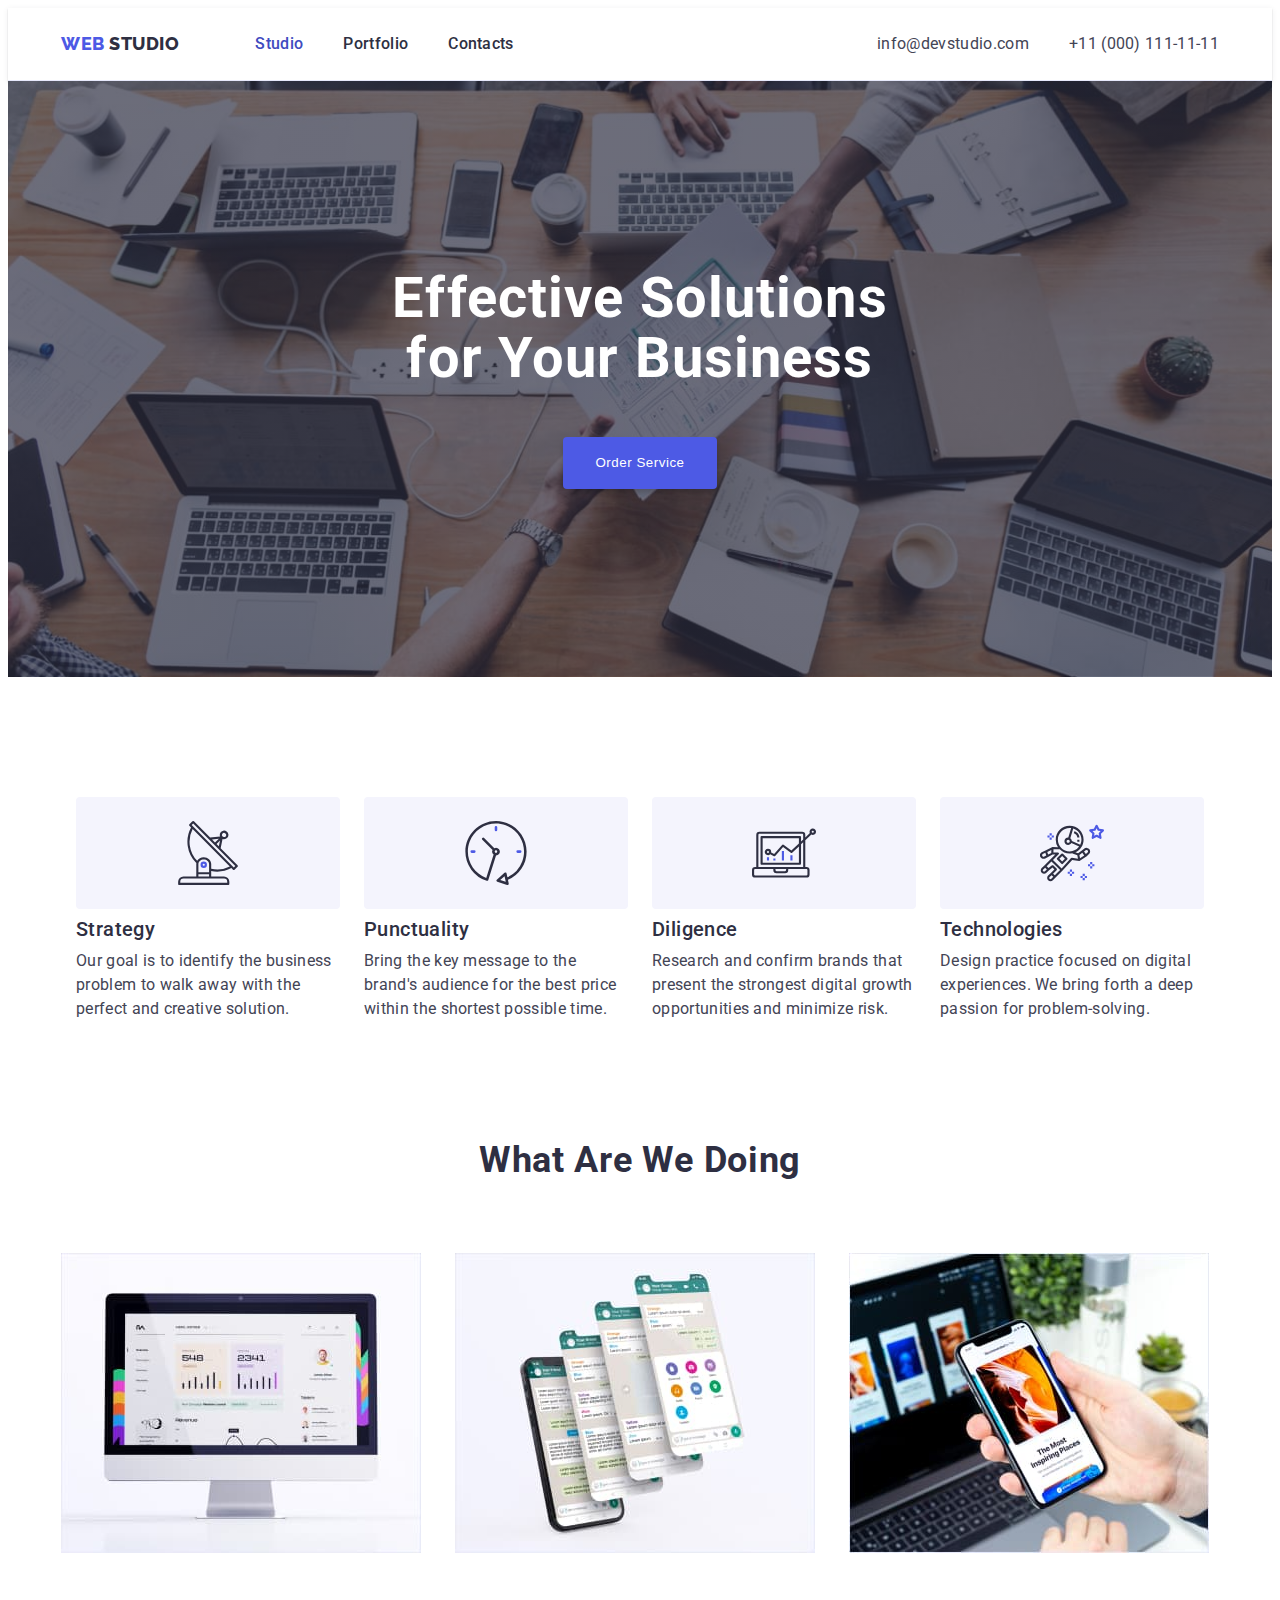
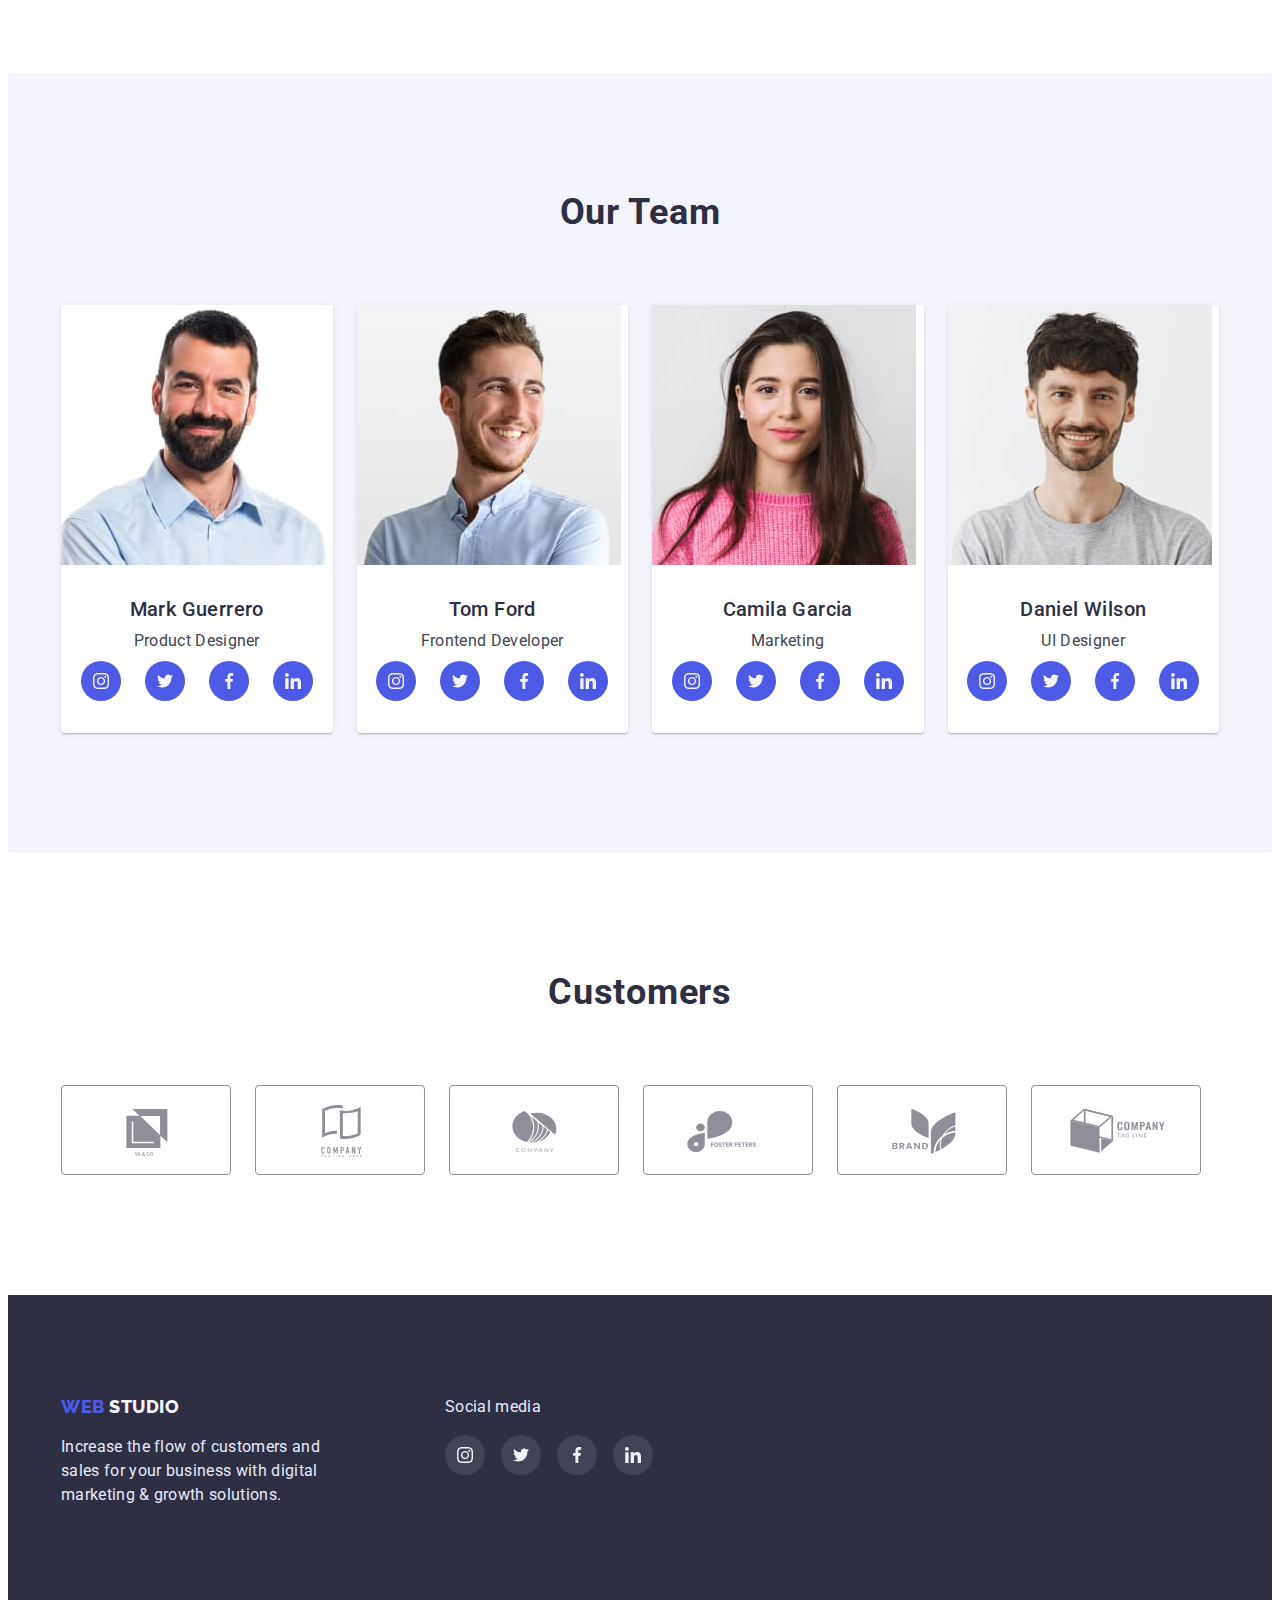
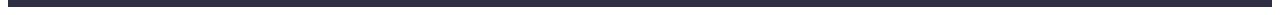
<file: index.html>
<!DOCTYPE html>
<html lang="en">

<head>
  <meta charset="UTF-8" />
  <meta http-equiv="X-UA-Compatible" content="IE=edge" />
  <meta name="viewport" content="width=device-width, initial-scale=1.0" />
  <title>Studio</title>

  <link rel="preconnect" href="https://fonts.googleapis.com" />
  <link rel="preconnect" href="https://fonts.gstatic.com" crossorigin />
  <link href="https://fonts.googleapis.com/css2?family=Raleway:wght@800&family=Roboto:wght@400;500;700;900&display=swap"
    rel="stylesheet" />
  <link rel="stylesheet" href="https://cdnjs.cloudflare.com/ajax/libs/modern-normalize/1.1.0/modern-normalize.min.css"
    integrity="sha512-wpPYUAdjBVSE4KJnH1VR1HeZfpl1ub8YT/NKx4PuQ5NmX2tKuGu6U/JRp5y+Y8XG2tV+wKQpNHVUX03MfMFn9Q=="
    crossorigin="anonymous" referrerpolicy="no-referrer" />
  <link rel="stylesheet" href="./css/styles.css" />
  <!-- ===================FAVICON================= -->
  <link rel="apple-touch-icon" sizes="180x180" href="./images/favicon/apple-touch-icon.png" />
  <link rel="icon" type="image/png" sizes="32x32" href="./images/favicon/favicon-32x32.png" />
  <link rel="icon" type="image/png" sizes="16x16" href="./images/favicon/favicon-16x16.png" />
  <link rel="manifest" href="./images/favicon/site.webmanifest" />
  <link rel="mask-icon" href="./images/favicon/safari-pinned-tab.svg" color="#5bbad5" />
  <meta name="msapplication-TileColor" content="#da532c" />
  <meta name="theme-color" content="#ffffff" />
</head>

<body>
  <header class="main-header">
    <div class="container page-header-container">
      <nav class="site-nav">
        <a class="link logo-top" href="./index.html">
          <span style="color: #4d5ae5;">Web</span>
          studio
        </a>
        <ul class="list menu">
          <li class="menu-item">
            <a class="link menu-link current" href="./index.html">Studio</a>
          </li>
          <li class="menu-item">
            <a class="link menu-link" href="./portfolio.html">Portfolio</a>
          </li>
          <li class="menu-item">
            <a class="link menu-link" href="">Contacts</a>
          </li>
        </ul>
      </nav>
      <address>
        <ul class="list contact-list">
          <li class="contact-item">
            <a class="link contact mailto" href="mailto:info@devstudio.com">
              info@devstudio.com
            </a>
          </li>
          <li class="contact-item">
            <a class="link contact telephone" href="tel:+110001111111">
              +11 (000) 111-11-11
            </a>
          </li>
        </ul>
      </address>
    </div>
  </header>
  <main>
    <section class="hero">
      <div class="container">
        <h1 class="hero-title">
          Effective Solutions for Your Business
        </h1>
        <button class="order-btn" type="button">Order Service</button>
      </div>
    </section>

    <section class="about section">
      <div class="container">
        <h2 class="hidden-header">Hidden header</h2>
        <ul class="list about-list list-display">
          <li>
            <div class="about-icon-box">
              <svg width="64" height="64">
                <use href="./images/icons/sprite.svg#icon-antenna"></use>
              </svg>
            </div>
            <h3 class="section-suptitle sup-icon-box">Strategy</h3>
            <p class="section-text">
              Our goal is to identify the business problem to walk away with
              the perfect and creative solution.
            </p>
          </li>
          <li>
            <div class="about-icon-box">
              <svg width="64" height="64">
                <use href="./images/icons/sprite.svg#icon-clock"></use>
              </svg>
            </div>
            <h3 class="section-suptitle sup-icon-box">Punctuality</h3>
            <p class="section-text">
              Bring the key message to the brand's audience for the best price
              within the shortest possible time.
            </p>
          </li>
          <li>
            <div class="about-icon-box">
              <svg width="64" height="64">
                <use href="./images/icons/sprite.svg#icon-diagram"></use>
              </svg>
            </div>
            <h3 class="section-suptitle sup-icon-box">Diligence</h3>
            <p class="section-text">
              Research and confirm brands that present the strongest digital
              growth opportunities and minimize risk.
            </p>
          </li>
          <li>
            <div class="about-icon-box">
              <svg width="64" height="64">
                <use href="./images/icons/sprite.svg#icon-astronaut"></use>
              </svg>
            </div>
            <h3 class="section-suptitle sup-icon-box">Technologies</h3>
            <p class="section-text">
              Design practice focused on digital experiences. We bring forth a
              deep passion for problem-solving.
            </p>
          </li>
        </ul>
      </div>
    </section>

    <section class="our-work section">
      <div class="container">
        <h2 class="section-title">What are we doing</h2>
        <ul class="list list-display">
          <li class="our-work-item">
            <img src="./images/monitor.jpg" alt="monitor" width="360" height="300" />
          </li>
          <li class="our-work-item">
            <img src="./images/chats.jpg" alt="chat" width="360" height="300" />
          </li>
          <li class="our-work-item">
            <img src="./images/phone.jpg" alt="phone" width="360" height="300" />
          </li>
        </ul>
      </div>
    </section>
    <section class="team-sec section">
      <div class="container">
        <h2 class="section-title">Our Team</h2>
        <ul class="list list-display">
          <li class="team-card">
            <img class="team-photo" src="./images/team/mark.jpg" alt="mark" width="264" height="260" />
            <div class="team-description">
              <h3 class="team-name">Mark Guerrero</h3>
              <p class="team-position">Product Designer</p>
              <ul class="social-list list">
                <li class="social-item"><a href="#" class="social-list-link">
                    <svg width="16" height="16">
                      <use href="./images/icons/sprite.svg#icon-instagram"></use>
                    </svg> </a> </li>
                <li class="social-item"><a href="#" class="social-list-link">
                    <svg width="16" height="16">
                      <use href="./images/icons/sprite.svg#icon-twitter"></use>
                    </svg> </a> </li>
                <li class="social-item"><a href="#" class="social-list-link">
                    <svg width="16" height="16">
                      <use href="./images/icons/sprite.svg#icon-facebook"></use>
                    </svg> </a> </li>
                <li class="social-item"><a href="#" class="social-list-link">
                    <svg width="16" height="16">
                      <use href="./images/icons/sprite.svg#icon-linkedin"></use>
                    </svg> </a> </li>
              </ul>
            </div>
          </li>
          <li class="team-card">
            <img class="team-photo" src="./images/team/tom.jpg" alt="tom" width="264" height="260" />
            <div class="team-description">
              <h3 class="team-name">Tom Ford</h3>
              <p class="team-position">Frontend Developer</p>
              <ul class="social-list list">
                <li class="social-item"><a href="#" class="social-list-link">
                    <svg width="16" height="16">
                      <use href="./images/icons/sprite.svg#icon-instagram"></use>
                    </svg> </a> </li>
                <li class="social-item"><a href="#" class="social-list-link">
                    <svg width="16" height="16">
                      <use href="./images/icons/sprite.svg#icon-twitter"></use>
                    </svg> </a> </li>
                <li class="social-item"><a href="#" class="social-list-link">
                    <svg width="16" height="16">
                      <use href="./images/icons/sprite.svg#icon-facebook"></use>
                    </svg> </a> </li>
                <li class="social-item"><a href="#" class="social-list-link">
                    <svg width="16" height="16">
                      <use href="./images/icons/sprite.svg#icon-linkedin"></use>
                    </svg> </a> </li>
              </ul>
            </div>
          </li>
          <li class="team-card">
            <img class="team-photo" src="./images/team/camila.jpg" alt="camila" width="264" height="260" />
            <div class="team-description">
              <h3 class="team-name">Camila Garcia</h3>
              <p class="team-position">Marketing</p>
              <ul class="social-list list">
                <li class="social-item"><a href="#" class="social-list-link">
                    <svg width="16" height="16">
                      <use href="./images/icons/sprite.svg#icon-instagram"></use>
                    </svg> </a> </li>
                <li class="social-item"><a href="#" class="social-list-link">
                    <svg width="16" height="16">
                      <use href="./images/icons/sprite.svg#icon-twitter"></use>
                    </svg> </a> </li>
                <li class="social-item"><a href="#" class="social-list-link">
                    <svg width="16" height="16">
                      <use href="./images/icons/sprite.svg#icon-facebook"></use>
                    </svg> </a> </li>
                <li class="social-item"><a href="#" class="social-list-link">
                    <svg width="16" height="16">
                      <use href="./images/icons/sprite.svg#icon-linkedin"></use>
                    </svg> </a> </li>
              </ul>
            </div>
          </li>
          <li class="team-card">
            <img class="team-photo" src="./images/team/deniel.jpg" alt="daniel" width="264" height="260" />
            <div class="team-description">
              <h3 class="team-name">Daniel Wilson</h3>
              <p class="team-position">UI Designer</p>
              <ul class="social-list list">
                <li class="social-item"><a href="#" class="social-list-link">
                    <svg width="16" height="16">
                      <use href="./images/icons/sprite.svg#icon-instagram"></use>
                    </svg> </a> </li>
                <li class="social-item"><a href="#" class="social-list-link">
                    <svg width="16" height="16">
                      <use href="./images/icons/sprite.svg#icon-twitter"></use>
                    </svg> </a> </li>
                <li class="social-item"><a href="#" class="social-list-link">
                    <svg width="16" height="16">
                      <use href="./images/icons/sprite.svg#icon-facebook"></use>
                    </svg> </a> </li>
                <li class="social-item"><a href="#" class="social-list-link">
                    <svg width="16" height="16">
                      <use href="./images/icons/sprite.svg#icon-linkedin"></use>
                    </svg> </a> </li>
              </ul>
            </div>
          </li>
        </ul>
      </div>
    </section>
    <section class=" section customers-sec">
      <div class="container">
        <h2 class="section-title">Customers</h2>
        <ul class="customers-list list">
          <li class="customers-item "><a href="#" class="customers-link link">
              <svg width="104" height="56">
                <use href="./images/icons/sprite.svg#icon-logo-1">

                </use>
              </svg>
            </a></li>
          <li class="customers-item"><a href="#" class="customers-link link">
              <svg width="104" height="56">
                <use href="./images/icons/sprite.svg#icon-logo-2">

                </use>
              </svg>
            </a></li>
          <li class="customers-item"><a href="#" class="customers-link link">
              <svg width="104" height="56">
                <use href="./images/icons/sprite.svg#icon-logo-3">

                </use>
              </svg>
            </a></li>
          <li class="customers-item"><a href="#" class="customers-link link">
              <svg width="104" height="56">
                <use href="./images/icons/sprite.svg#icon-logo-4">

                </use>
              </svg>
            </a></li>
          <li class="customers-item"><a href="#" class="customers-link link">
              <svg width="104" height="56">
                <use href="./images/icons/sprite.svg#icon-logo-5">

                </use>
              </svg>
            </a></li>
          <li class="customers-item"><a href="#" class="customers-link link">
              <svg width="104" height="56">
                <use href="./images/icons/sprite.svg#icon-logo-6">

                </use>
              </svg>
            </a></li>
        </ul>
      </div>
    </section>
  </main>

  <footer class="footer">
    <div class="container">
      <div class="footer-container">
        <a class="link logo-bottom" href="./index.html">
          <span style="color: #4d5ae5;">Web</span>
          studio
        </a>
        <p class="footer-about">
          Increase the flow of customers and sales for your business with
          digital marketing & growth solutions.
        </p>
      </div>
      <div class="social-media social-media-container">
        <p class="footer-about">Social media</p>
        <ul class="social-list list social-list-footer">
          <li class="social-item"><a href="#" class="social-list-link dark-theme">
              <svg width="16" height="16">
                <use href="./images/icons/sprite.svg#icon-instagram"></use>
              </svg> </a> </li>
          <li class="social-item"><a href="#" class="social-list-link dark-theme">
              <svg width="16" height="16">
                <use href="./images/icons/sprite.svg#icon-twitter"></use>
              </svg> </a> </li>
          <li class="social-item"><a href="#" class="social-list-link dark-theme">
              <svg width="16" height="16">
                <use href="./images/icons/sprite.svg#icon-facebook"></use>
              </svg> </a> </li>
          <li class="social-item"><a href="#" class="social-list-link dark-theme">
              <svg width="16" height="16">
                <use href="./images/icons/sprite.svg#icon-linkedin"></use>
              </svg> </a> </li>
        </ul>
      </div>
    </div>
  </footer>
</body>

</html>
</file>
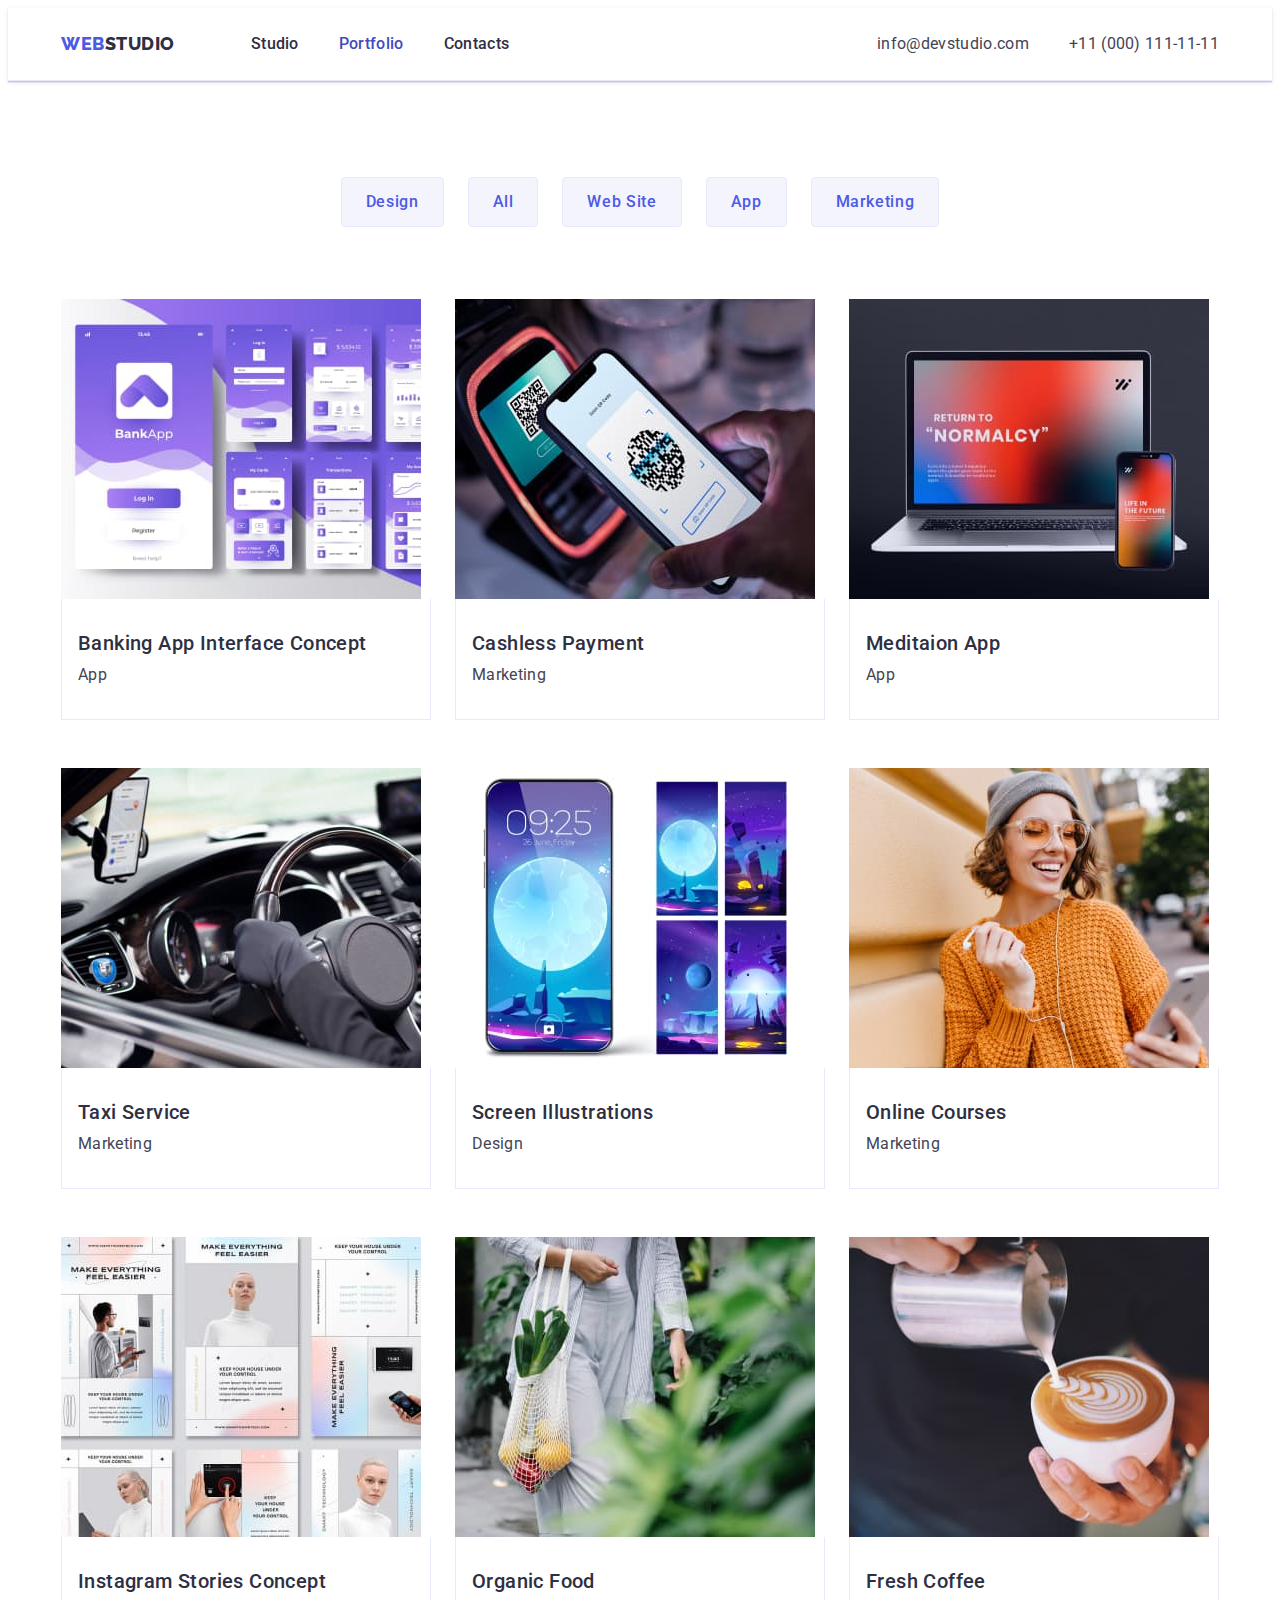
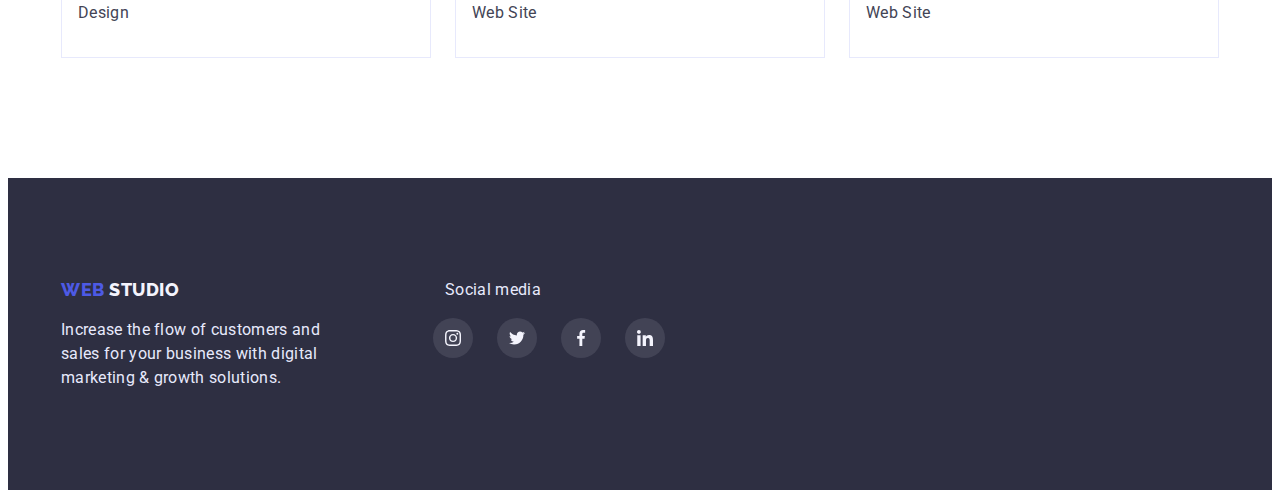
<file: portfolio.html>
<!DOCTYPE html>
<html lang="en">

<head>
    <meta charset="UTF-8">
    <meta http-equiv="X-UA-Compatible" content="IE=edge">
    <meta name="viewport" content="width=device-width, initial-scale=1.0">
    <title>Portfolio</title>

    <link rel="preconnect" href="https://fonts.googleapis.com">
    <link rel="preconnect" href="https://fonts.gstatic.com" crossorigin>
    <link
        href="https://fonts.googleapis.com/css2?family=Raleway:wght@800&family=Roboto:wght@400;500;700;900&display=swap"
        rel="stylesheet">
    <link rel="stylesheet" href="https://cdnjs.cloudflare.com/ajax/libs/modern-normalize/1.1.0/modern-normalize.min.css"
        integrity="sha512-wpPYUAdjBVSE4KJnH1VR1HeZfpl1ub8YT/NKx4PuQ5NmX2tKuGu6U/JRp5y+Y8XG2tV+wKQpNHVUX03MfMFn9Q=="
        crossorigin="anonymous" referrerpolicy="no-referrer" />
    <link rel="stylesheet" href="./css/styles.css">
</head>

<body>
    <header class="main-header">
        <div class="container page-header-container">
            <nav class="site-nav">
                <a class="link logo-top" href="./index.html"><span style="color: #4D5AE5;">Web</span>studio</a>
                <ul class="list menu">
                    <li class="menu-item"><a class="link menu-link" href="./index.html">Studio</a></li>
                    <li class="menu-item"><a class="link menu-link  current" href="./portfolio.html">Portfolio</a></li>
                    <li class="menu-item"><a class="link menu-link" href="">Contacts</a></li>
                </ul>
            </nav>
            <address>
                <ul class="list contact-list">
                    <li class="contact-item"><a class="link contact mailto"
                            href="mailto:info@devstudio.com">info@devstudio.com</a></li>
                    <li class="contact-item"><a class="link contact telephone" href="tel:+110001111111">+11 (000)
                            111-11-11</a>
                    </li>
                </ul>
            </address>
        </div>

    </header>
    <main>
        <section class="filter">
            <div class="container">
                <h1 class="hidden-header">Hidden header</h1>
                <ul class="list list-display filtered-buttons">
                    <li><button class="filter-btn" type="button">Design</button></li>
                    <li><button class="filter-btn" type="button">All</button></li>
                    <li><button class="filter-btn" type="button">Web Site</button></li>
                    <li><button class="filter-btn" type="button">App</button></li>
                    <li><button class="filter-btn" type="button">Marketing</button></li>
                </ul>
                <!-- </div>
            <div class="container"> -->
                <ul class="list  filtered-apps">
                    <li class="app-card">
                        <a href="./index.html" class="link app-hover"><img src="./images/apps/banking-app.jpg"
                                alt="banking app" width="360" height="300">
                            <div class="app-description">
                                <h2 class="section-suptitle">Banking App Interface Concept</h2>
                                <p class="section-text">App</p>
                            </div>
                        </a>

                    </li>
                    <li class="app-card">
                        <a href="./index.html" class="link app-hover"><img src="./images/apps/cashless-payment.jpg"
                                alt="cashless payment" width="360" height="300">
                            <div class="app-description">
                                <h2 class="section-suptitle">Cashless Payment</h2>
                                <p class="section-text">Marketing</p>
                            </div>
                        </a>

                    </li>
                    <li class="app-card">
                        <a href="./index.html" class="link app-hover"><img src="./images/apps/meditation-app.jpg"
                                alt="meditaion app" width="360" height="300">
                            <div class="app-description">
                                <h2 class="section-suptitle">Meditaion App</h2>
                                <p class="section-text">App</p>
                            </div>
                        </a>


                    </li>
                    <li class="app-card">
                        <a href="./index.html" class="link app-hover"><img src="./images/apps/taxi-service.jpg"
                                alt="taxi service" width="360" height="300">
                            <div class="app-description">
                                <h2 class="section-suptitle">Taxi Service</h2>
                                <p class="section-text">Marketing</p>
                            </div>
                        </a>

                    </li>
                    <li class="app-card">
                        <a href="./index.html" class="link app-hover"><img src="./images/apps/screen-illustration.jpg"
                                alt="screen illustration" width="360" height="300">
                            <div class="app-description">
                                <h2 class="section-suptitle">Screen Illustrations</h2>
                                <p class="section-text">Design</p>
                            </div>
                        </a>

                    </li>
                    <li class="app-card">
                        <a href="./index.html" class="link app-hover"><img src="./images/apps/online-courses.jpg"
                                alt="woman" width="360" height="300">
                            <div class="app-description">
                                <h2 class="section-suptitle">Online Courses</h2>
                                <p class="section-text">Marketing</p>
                            </div>
                        </a>

                    </li>
                    <li class="app-card">
                        <a href="./index.html" class="link app-hover"><img src="./images/apps/instagram-stories.jpg"
                                alt="app pages" width="360" height="300">
                            <div class="app-description">
                                <h2 class="section-suptitle">Instagram Stories Concept</h2>
                                <p class="section-text">Design</p>
                            </div>
                        </a>

                    </li>
                    <li class="app-card">
                        <a href="./index.html" class="link app-hover"><img src="./images/apps/organic-food.jpg"
                                alt="vegetable in bag" width="360" height="300">
                            <div class="app-description">
                                <h2 class="section-suptitle">Organic Food</h2>
                                <p class="section-text">Web Site</p>
                            </div>
                        </a>

                    </li>
                    <li class="app-card">
                        <a href="./index.html" class="link app-hover">
                            <img src="./images/apps/fresh-coffee.jpg" alt="a cup of coffee">
                            <div class="app-description">
                                <h2 class="section-suptitle">Fresh Coffee</h2>
                                <p class="section-text">Web Site</p>
                            </div>
                        </a>

                    </li>
                </ul>
            </div>
        </section>

    </main>
    <footer class="footer">
        <div class="container">
            <div class="footer-container">
                <a class="link logo-bottom" href="./index.html">
                    <span style="color: #4d5ae5;">Web</span>
                    studio
                </a>
                <p class="footer-about">
                    Increase the flow of customers and sales for your business with
                    digital marketing & growth solutions.
                </p>
            </div>
            <div class="social-media social-media-container">
                <p class="footer-about">Social media</p>
                <ul class="social-list list">
                    <li class="social-item"><a href="#" class="social-list-link dark-theme">
                            <svg width="16" height="16">
                                <use href="./images/icons/sprite.svg#icon-instagram"></use>
                            </svg> </a> </li>
                    <li class="social-item"><a href="#" class="social-list-link dark-theme">
                            <svg width="16" height="16">
                                <use href="./images/icons/sprite.svg#icon-twitter"></use>
                            </svg> </a> </li>
                    <li class="social-item"><a href="#" class="social-list-link dark-theme">
                            <svg width="16" height="16">
                                <use href="./images/icons/sprite.svg#icon-facebook"></use>
                            </svg> </a> </li>
                    <li class="social-item"><a href="#" class="social-list-link dark-theme">
                            <svg width="16" height="16">
                                <use href="./images/icons/sprite.svg#icon-linkedin"></use>
                            </svg> </a> </li>
                </ul>
            </div>
        </div>
    </footer>
</body>

</html>
</file>
<file: css/styles.css>
:root {
  --grey-icon-color: #424355;
  --iris-color: #4d5ae5;
  --ocean-color: #404bbf;
  --navy-blue-color: #2e2f42;
  --slate-color: #434455;
  --light-slate-color: #8e8f99;
  --cornflower-color: #e7e9fc;
  --cloud-color: #f4f4fd;
  --green-color: #31d0aa;
  --white-color: #ffffff;
  --grey-color: #2e2f42;
  --navy-blue-modal-color: #2e2f42;
  --diary-color: #fcfcfc;
  --primary-font: "Roboto", sans-serif;
  --secondary-font: "Raleway", sans-serif;
}

body {
  font-family: var(--primary-font);
  color: var(--slate-color);
  background-color: var(--white-color);
  font-size: 16px;
}

.list {
  list-style: none;
  padding: 0;
  margin: 0;
}

.link {
  text-decoration: none;
}
img {
  display: block;
}

h1,
h2,
h3,
h4,
p {
  margin-top: 0;
  margin-bottom: 0;
}

ul,
ol {
  margin-top: 0;
  margin-bottom: 0;
  padding-left: 0;
}

button {
  cursor: pointer;
  border: 0;
}

.container {
  width: 1158px;
  margin-left: auto;
  margin-right: auto;
  padding-left: 15px;
  padding-right: 15px;
}
.section {
  padding-top: 120px;
  padding-bottom: 120px;
}
/* ==================HEADER================= */
.page-header-container {
  display: flex;
  justify-content: space-between;
}

.site-nav {
  display: flex;
}

.menu {
  display: flex;
}
.menu-item:not(:last-child) {
  margin-right: 40px;
}

.contact-list {
  display: flex;
}

.main-header {
  background-color: var(--white-color);
  border-bottom: 1px solid var(--cornflower-color);
  box-shadow: 0px 2px 1px rgba(46, 47, 66, 0.08),
    0px 1px 1px rgba(46, 47, 66, 0.16), 0px 1px 6px rgba(46, 47, 66, 0.08);
}

.contact-list .contact-item + .contact-item {
  margin-left: 40px;
}

/* =================!NAVIGATION!====================== */

.logo-top {
  display: block;
  margin-right: 76px;
  padding-top: 24px;
  padding-bottom: 24px;

  font-family: var(--secondary-font);
  font-style: normal;
  font-weight: 800;
  font-size: 18px;
  line-height: 1.33;
  letter-spacing: 0.03em;
  text-transform: uppercase;
  color: var(--navy-blue-color);
}

.menu-link {
  display: block;
  padding-top: 24px;
  padding-bottom: 24px;

  font-weight: 500;
  line-height: 1.5;
  letter-spacing: 0.02em;
  color: var(--navy-blue-color);
}

.menu-link:hover,
.menu-link:focus {
  color: var(--ocean-color);
}

.menu-link.current {
  color: var(--ocean-color);
}

/* =================CONTACTS=============== */
.contact {
  display: block;
  padding-top: 24px;
  padding-bottom: 24px;

  line-height: 1.5;
  letter-spacing: 0.02em;
  font-style: normal;
  color: var(--slate-color);
}

.contact:hover,
.contact:focus {
  color: var(--ocean-color);
}

/* =================/!NAVIGATION!====================== */

/* =================HERO================ */
.hero {
  padding-bottom: 188px;
  padding-top: 188px;
  text-align: center;
  max-width: 1440px;
  margin-left: auto;
  margin-right: auto;
  background-color: var(--navy-blue-color);
  background-image: linear-gradient(
      rgba(46, 47, 66, 0.7),
      rgba(46, 47, 66, 0.7)
    ),
    url(../images/background/people-office.jpg);
  background-repeat: no-repeat;
  background-position: center;
  background-size: cover;

  /* text-align: center; */
}

.hero-title {
  margin: 0 auto;
  margin-bottom: 48px;

  width: 496px;
  font-size: 56px;
  line-height: 1.07;
  text-align: center;
  letter-spacing: 0.02em;
  color: var(--white-color);
}
.order-btn {
  padding: 16px 32px;

  font-weight: 500;
  /* font-size: 16px; */
  line-height: 1.5;
  letter-spacing: 0.04em;
  background-color: var(--iris-color);
  color: var(--white-color);
  box-shadow: 0px 4px 4px rgba(0, 0, 0, 0.15);
  border-radius: 4px;
}

.order-btn:hover,
.order-btn:focus {
  background-color: var(--ocean-color);
  color: var(--white-color);
  box-shadow: 0px 4px 4px rgba(0, 0, 0, 0.15);
  border-radius: 4px;
}

/* =================/HERO================ */

/* =================ABOUT================ */

.hidden-header {
  position: absolute;
  width: 1px;
  height: 1px;
  margin: -1px;
  border: 0;
  padding: 0;
  white-space: nowrap;
  clip-path: inset(100%);
  clip: rect(0 0 0 0);
  overflow: hidden;
}
.section-title {
  margin-top: 0;
  margin-bottom: 72px;

  font-size: 36px;
  line-height: 1.11;
  text-align: center;
  letter-spacing: 0.02em;
  text-transform: capitalize;
  color: var(--navy-blue-color);
}

.section-suptitle {
  margin-top: 0;
  margin-bottom: 8px;

  font-weight: 500;
  font-size: 20px;
  line-height: 1.2;
  letter-spacing: 0.02em;
  color: var(--navy-blue-color);
}

.section-text {
  line-height: 1.5;
  letter-spacing: 0.02em;
}

.list-display {
  display: flex;
  flex-direction: row;
  flex-wrap: wrap;
  justify-content: center;
}

.list-display > li:not(:last-child) {
  margin-right: 24px;
}

.list-display > li > .section-text {
  width: 264px;
}

.about-icon-box {
  fill: var(--cloud-color);
  display: flex;
  align-items: center;
  justify-content: center;
  width: 264px;
  height: 112px;
  border-radius: 4px;
  background-color: var(--cloud-color);
}

.sup-icon-box {
  padding-top: 8px;
}
/* ======OUR WORK========== */
.our-work {
  padding-top: 0;
}

.our-work-item {
  flex-basis: calc((100% - 48px) / 3);
}
/* =================/ABOUT================ */

/* =================TEAM================ */
.team-sec {
  background-color: var(--cloud-color);
}

.team-card {
  background-color: var(--white-color);
  box-shadow: 0px 1px 6px rgba(46, 47, 66, 0.08),
    0px 1px 1px rgba(46, 47, 66, 0.16), 0px 2px 1px rgba(46, 47, 66, 0.08);
  border-radius: 0px 0px 4px 4px;
  flex-basis: calc((100% - 72px) / 4);
}

.team-description {
  padding: 32px 16px;
}
.team-name {
  margin-bottom: 8px;

  font-weight: 500;
  font-size: 20px;
  line-height: 1.2;
  text-align: center;
  letter-spacing: 0.02em;
  color: var(--navy-blue-color);
}

.team-position {
  margin-bottom: 8px;
  line-height: 1.5;
  text-align: center;
  letter-spacing: 0.02em;
}
.social-list {
  display: flex;
  justify-content: center;
  gap: 24px;
}
.social-list-link {
  fill: var(--cloud-color);
  display: flex;
  align-items: center;
  justify-content: center;
  width: 40px;
  height: 40px;
  border-radius: 50%;
  background-color: var(--iris-color);
}

.social-list-link:hover,
.social-list-link:focus {
  background-color: var(--ocean-color);
}

/* =================/TEAM================ */

/* =================FILTER================ */
.filter {
  padding-top: 96px;
  padding-bottom: 120px;
}

.filtered-buttons {
  padding-bottom: 72px;
}

.filter-btn {
  display: flex;
  align-items: center;
  text-align: center;

  font-family: var(--primary-font);
  font-weight: 500;
  font-size: 16px;
  line-height: 1.5;
  letter-spacing: 0.04em;
  color: var(--iris-color);
  background-color: var(--cloud-color);
  border: 1px solid var(--cornflower-color);
  border-radius: 4px;
  padding: 12px 24px;
}
.filter-btn:hover,
.filter-btn:focus {
  background-color: var(--ocean-color);
  color: var(--white-color);
  box-shadow: 0px 3px 1px rgba(0, 0, 0, 0.1), 0px 2px 1px rgba(0, 0, 0, 0.08),
    0px 2px 2px rgba(0, 0, 0, 0.12);
  border-radius: 4px;
  border: 1px solid transparent;
}
.app-card {
  flex-basis: calc((100% - 48px) / 3);
}
.app-hover {
  display: block;
  outline: transparent;
}

.app-hover:hover,
.app-hover:focus {
  box-shadow: 0px 1px 6px rgba(46, 47, 66, 0.08),
    0px 1px 1px rgba(46, 47, 66, 0.16), 0px 2px 1px rgba(46, 47, 66, 0.08);
}

.filtered-apps {
  display: flex;
  flex-wrap: wrap;
  gap: 48px 24px;
}

.app-description {
  padding-left: 16px;
  padding-right: 16px;
  padding-top: 32px;
  padding-bottom: 32px;
  border: 1px solid var(--cornflower-color);
  border-top: none;
  color: var(--slate-color);
}

/* =================/FILTER================ */
/* ==========================Customers======================= */
.customers-list {
  display: flex;
  gap: 24px;
}

.customers-link {
  fill: var(--light-slate-color);
  display: flex;
  align-items: center;
  justify-content: center;
  width: 168px;
  height: 88px;
  border: 1px solid var(--light-slate-color);
  border-radius: 4px;
  outline: transparent;
}

.customers-link:hover,
.customers-link:focus {
  fill: var(--ocean-color);
  border: 1px solid var(--ocean-color);
}
/* ==========================/Customers======================= */
/* =================FOOTER================ */
.footer {
  background-color: var(--navy-blue-color);
}

.footer-container {
  width: 264px;
  padding-top: 100px;
  padding-bottom: 100px;
}

.footer > .container {
  display: flex;
}

.footer-about {
  padding-top: 16px;

  line-height: 1.5;
  letter-spacing: 0.02em;
  color: var(--cornflower-color);
}

.logo-bottom {
  font-family: var(--secondary-font);
  font-weight: 800;
  font-size: 18px;
  line-height: 1.33;
  letter-spacing: 0.03em;
  text-transform: uppercase;
  color: var(--cloud-color);
}

.dark-theme {
  fill: var(--cloud-color);
  background-color: var(--grey-icon-color);
}

.dark-theme:hover,
.dark-theme:focus {
  fill: var(--cloud-color);
  background-color: #31d0aa;
}
.social-media-container {
  padding-top: 100px;
  width: 208px;
  margin-left: 120px;
}
.social-media > .footer-about {
  padding-bottom: 16px;
  padding-top: 0;
}
.social-list-footer {
  gap: 16px;
}
/* =================/FOOTER================ */
</file>
